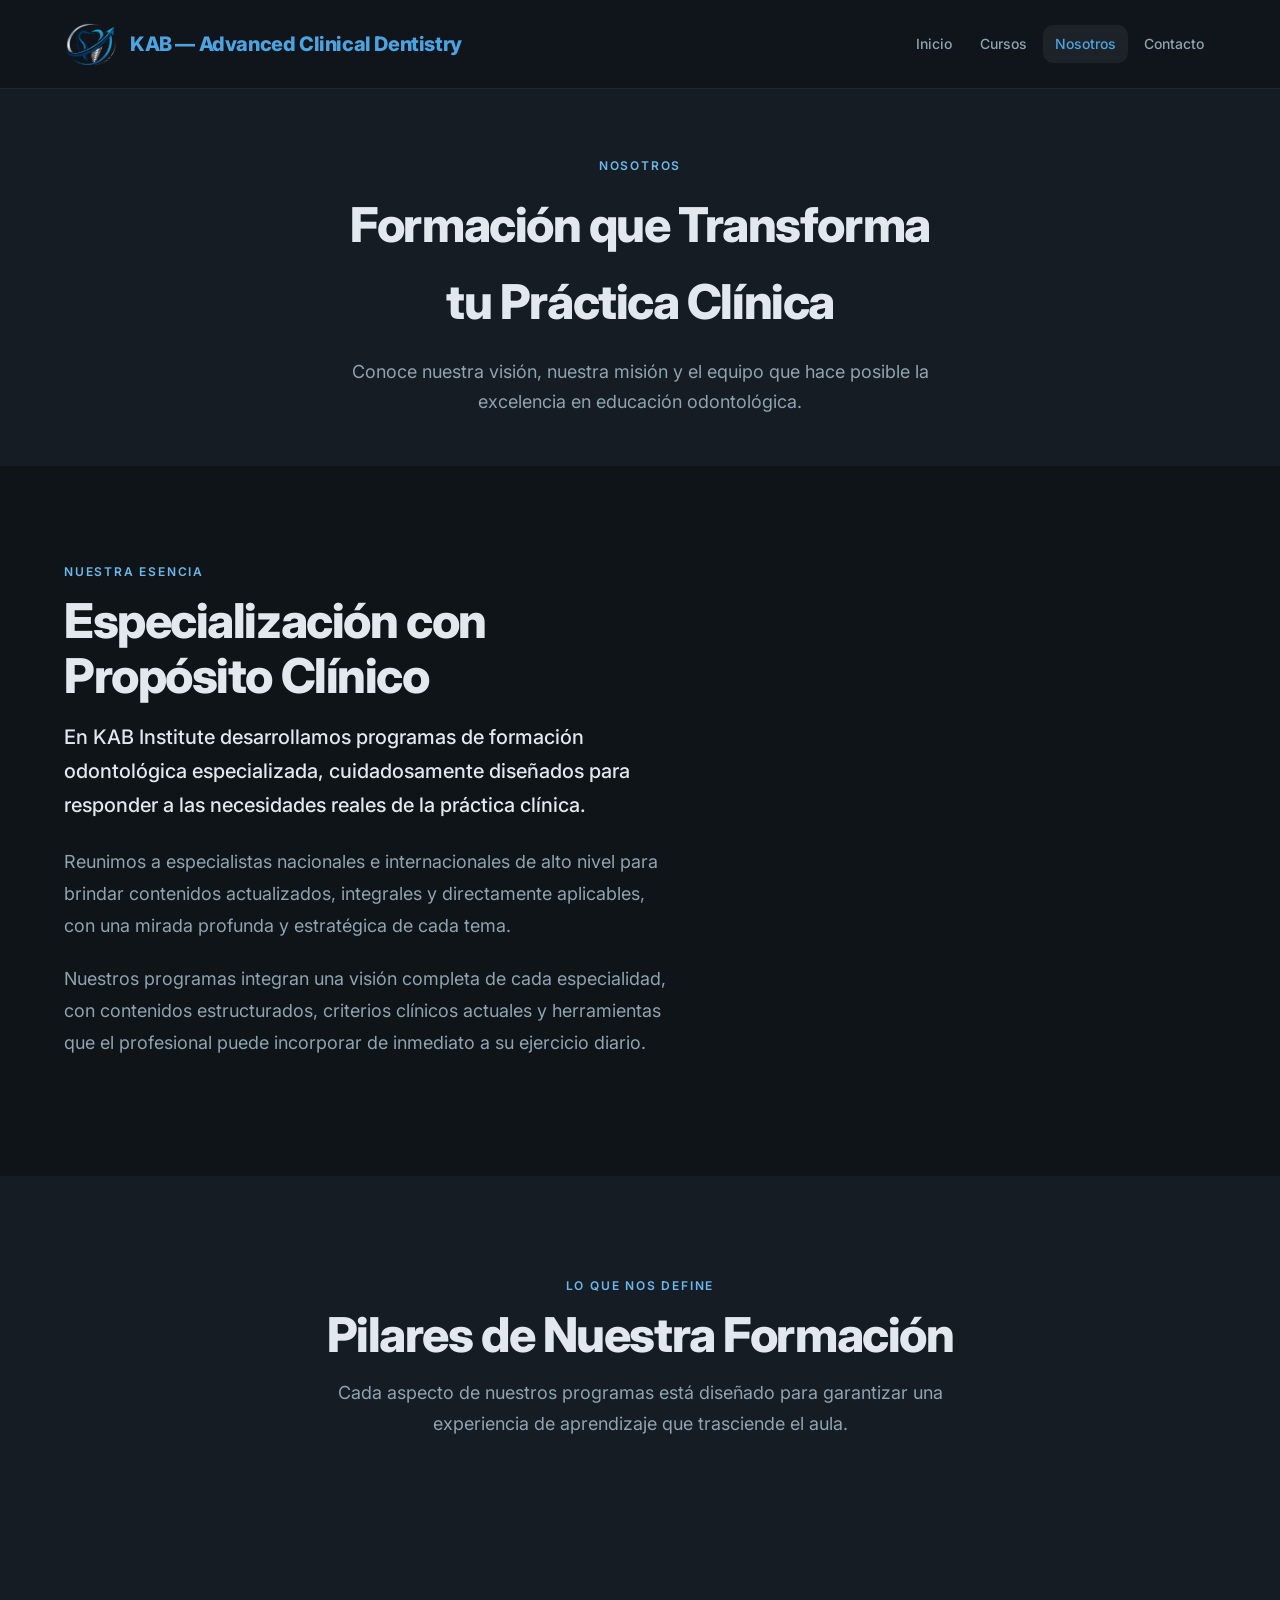
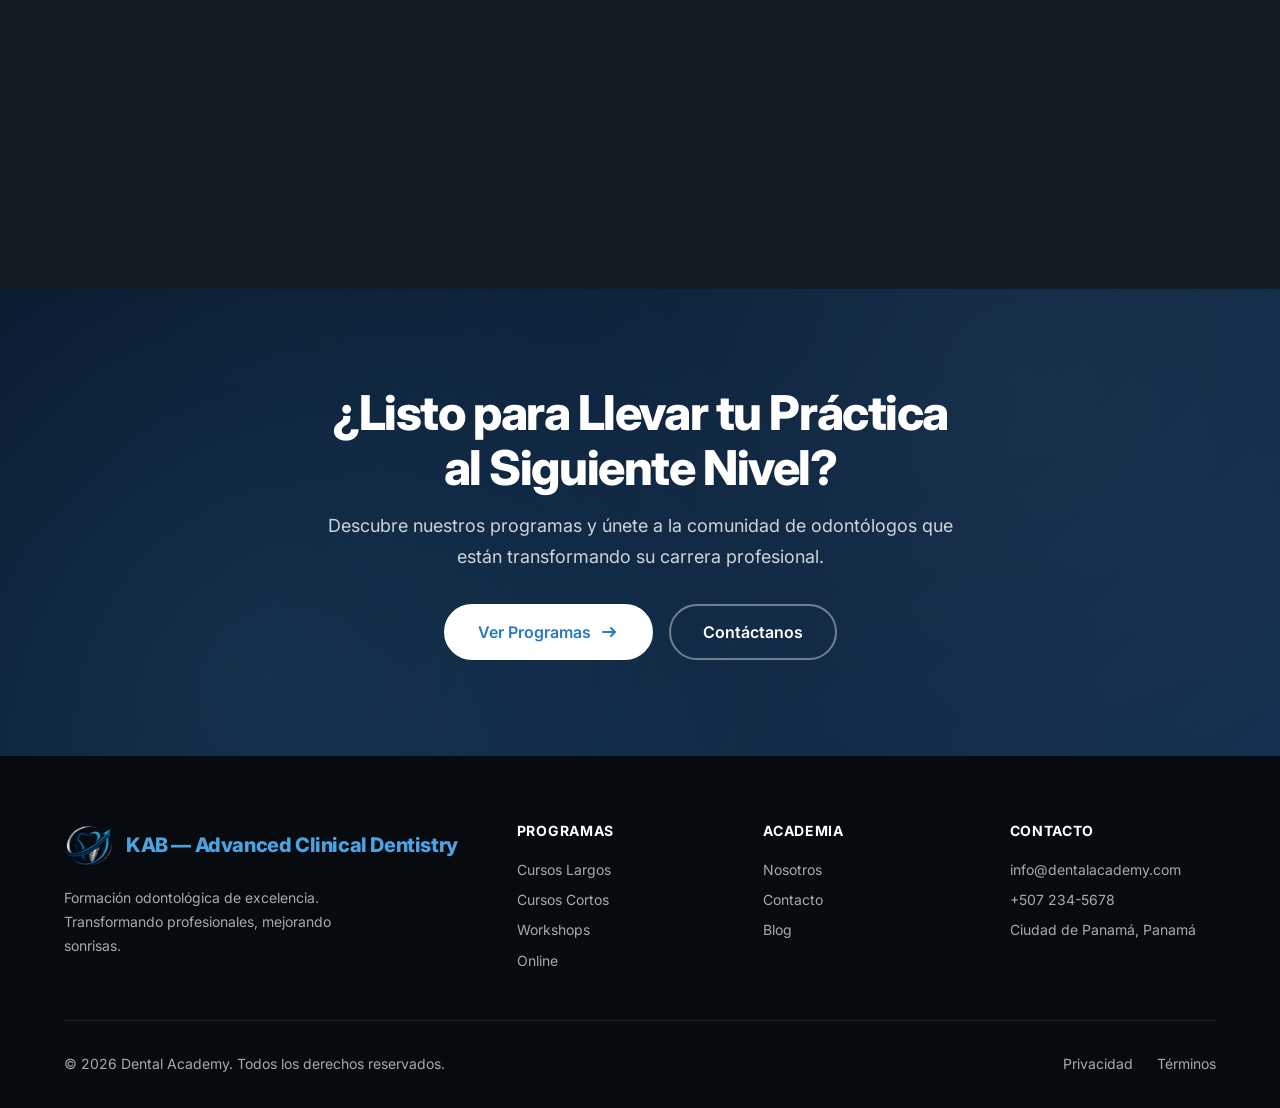
<file: templates/about.html>
<!DOCTYPE html>
<html lang="es" data-theme="dark">
<head>
    <meta charset="UTF-8">
    <meta name="viewport" content="width=device-width, initial-scale=1.0">
    <title>Nosotros — KAB Advanced Clinical Dentistry</title>
    <link rel="stylesheet" href="/static/css/style.css">
    <link rel="preconnect" href="https://fonts.googleapis.com">
    <link rel="preconnect" href="https://fonts.gstatic.com" crossorigin>
    <link href="https://fonts.googleapis.com/css2?family=Inter:wght@300;400;500;600;700;800;900&display=swap" rel="stylesheet">
</head>
<body>
    <a href="#main-content" class="skip-link">Saltar al contenido</a>

    <header class="header" id="header">
        <nav class="nav container">
            <a href="/" class="nav__logo" aria-label="Dental Academy - Inicio">
                <img src="/static/images/logo.png" alt="KAB" class="nav__logo-img">
                <span class="nav__logo-text">KAB — Advanced Clinical Dentistry</span>
            </a>
            <button class="nav__toggle" aria-label="Abrir menú" aria-expanded="false" id="nav-toggle">
                <span></span><span></span><span></span>
            </button>
            <ul class="nav__menu" id="nav-menu" role="menubar">
                <li role="none"><a href="/" role="menuitem" class="nav__link">Inicio</a></li>
                <li role="none"><a href="/courses" role="menuitem" class="nav__link">Cursos</a></li>
                <li role="none"><a href="/about" role="menuitem" class="nav__link nav__link--active">Nosotros</a></li>
                <li role="none"><a href="/contact" role="menuitem" class="nav__link">Contacto</a></li>
            </ul>
        </nav>
    </header>

    <main id="main-content">
        <section class="page-hero" aria-labelledby="about-hero-title">
            <div class="container">
                <span class="section-tag">Nosotros</span>
                <h1 id="about-hero-title" class="page-hero__title">Formación que Transforma<br>tu Práctica Clínica</h1>
                <p class="page-hero__desc">Conoce nuestra visión, nuestra misión y el equipo que hace posible la excelencia en educación odontológica.</p>
            </div>
        </section>

        <section class="about-page__mission" aria-labelledby="mission-title">
            <div class="container">
                <div class="about-page__mission-grid">
                    <div class="about-page__mission-content">
                        <span class="section-tag">Nuestra Esencia</span>
                        <h2 id="mission-title" class="section-title">Especialización con<br>Propósito Clínico</h2>
                        <p class="about-page__lead-text">En KAB Institute desarrollamos programas de formación odontológica especializada, cuidadosamente diseñados para responder a las necesidades reales de la práctica clínica.</p>
                        <p class="about-page__body-text">Reunimos a especialistas nacionales e internacionales de alto nivel para brindar contenidos actualizados, integrales y directamente aplicables, con una mirada profunda y estratégica de cada tema.</p>
                        <p class="about-page__body-text">Nuestros programas integran una visión completa de cada especialidad, con contenidos estructurados, criterios clínicos actuales y herramientas que el profesional puede incorporar de inmediato a su ejercicio diario.</p>
                    </div>
                    <div class="about-page__mission-visual">
                        <div class="about-page__value-card about-page__value-card--1 fade-in">
                            <div class="about-page__value-icon" aria-hidden="true">
                                <svg width="28" height="28" viewBox="0 0 24 24" fill="none"><path d="M12 2l3 7h7l-5.5 4 2 7L12 16l-6.5 4 2-7L2 9h7l3-7z" stroke="currentColor" stroke-width="2"/></svg>
                            </div>
                            <div>
                                <h3 class="about-page__value-title">Excelencia Clínica</h3>
                                <p class="about-page__value-desc">Cada programa está diseñado desde y para la práctica, con rigor académico y relevancia clínica.</p>
                            </div>
                        </div>
                        <div class="about-page__value-card about-page__value-card--2 fade-in">
                            <div class="about-page__value-icon" aria-hidden="true">
                                <svg width="28" height="28" viewBox="0 0 24 24" fill="none"><path d="M17 21v-2a4 4 0 0 0-4-4H5a4 4 0 0 0-4 4v2" stroke="currentColor" stroke-width="2"/><circle cx="9" cy="7" r="4" stroke="currentColor" stroke-width="2"/><path d="M23 21v-2a4 4 0 0 0-3-3.87M16 3.13a4 4 0 0 1 0 7.75" stroke="currentColor" stroke-width="2"/></svg>
                            </div>
                            <div>
                                <h3 class="about-page__value-title">Faculty de Alto Nivel</h3>
                                <p class="about-page__value-desc">Especialistas reconocidos nacional e internacionalmente que comparten su experiencia real.</p>
                            </div>
                        </div>
                        <div class="about-page__value-card about-page__value-card--3 fade-in">
                            <div class="about-page__value-icon" aria-hidden="true">
                                <svg width="28" height="28" viewBox="0 0 24 24" fill="none"><rect x="3" y="3" width="18" height="18" rx="3" stroke="currentColor" stroke-width="2"/><path d="M9 12l2 2 4-4" stroke="currentColor" stroke-width="2" stroke-linecap="round" stroke-linejoin="round"/></svg>
                            </div>
                            <div>
                                <h3 class="about-page__value-title">Aplicación Inmediata</h3>
                                <p class="about-page__value-desc">Contenidos y herramientas aplicables desde el primer día a tu práctica diaria.</p>
                            </div>
                        </div>
                        <div class="about-page__value-card about-page__value-card--4 fade-in">
                            <div class="about-page__value-icon" aria-hidden="true">
                                <svg width="28" height="28" viewBox="0 0 24 24" fill="none"><path d="M2 3h6a4 4 0 0 1 4 4v14a3 3 0 0 0-3-3H2z" stroke="currentColor" stroke-width="2"/><path d="M22 3h-6a4 4 0 0 0-4 4v14a3 3 0 0 1 3-3h7z" stroke="currentColor" stroke-width="2"/></svg>
                            </div>
                            <div>
                                <h3 class="about-page__value-title">Visión Integral</h3>
                                <p class="about-page__value-desc">Abordamos cada tema de forma profunda y estratégica, conectando teoría, técnica y criterio clínico.</p>
                            </div>
                        </div>
                    </div>
                </div>
            </div>
        </section>

        <section class="about-page__pillars" aria-labelledby="pillars-title">
            <div class="container">
                <div class="section-header">
                    <span class="section-tag">Lo que Nos Define</span>
                    <h2 id="pillars-title" class="section-title">Pilares de Nuestra Formación</h2>
                    <p class="section-desc">Cada aspecto de nuestros programas está diseñado para garantizar una experiencia de aprendizaje que trasciende el aula.</p>
                </div>
                <div class="about-page__pillars-grid">
                    <article class="about-page__pillar fade-in">
                        <div class="about-page__pillar-icon" aria-hidden="true">
                            <svg width="32" height="32" viewBox="0 0 24 24" fill="none"><path d="M12 2l3 7h7l-5.5 4 2 7L12 16l-6.5 4 2-7L2 9h7l3-7z" stroke="currentColor" stroke-width="2"/></svg>
                        </div>
                        <h3 class="about-page__pillar-title">Certificación Internacional</h3>
                        <p class="about-page__pillar-desc">Programas avalados por instituciones académicas de prestigio global, con validez y reconocimiento institucional.</p>
                    </article>
                    <article class="about-page__pillar fade-in">
                        <div class="about-page__pillar-icon" aria-hidden="true">
                            <svg width="32" height="32" viewBox="0 0 24 24" fill="none"><path d="M22 11.08V12a10 10 0 1 1-5.93-9.14" stroke="currentColor" stroke-width="2"/><path d="M22 4 12 14.01l-3-3" stroke="currentColor" stroke-width="2" stroke-linecap="round" stroke-linejoin="round"/></svg>
                        </div>
                        <h3 class="about-page__pillar-title">Práctica en Clínica Real</h3>
                        <p class="about-page__pillar-desc">Horas de práctica supervisada con pacientes reales en entornos clínicos equipados con tecnología de vanguardia.</p>
                    </article>
                    <article class="about-page__pillar fade-in">
                        <div class="about-page__pillar-icon" aria-hidden="true">
                            <svg width="32" height="32" viewBox="0 0 24 24" fill="none"><path d="M17 21v-2a4 4 0 0 0-4-4H5a4 4 0 0 0-4 4v2" stroke="currentColor" stroke-width="2"/><circle cx="9" cy="7" r="4" stroke="currentColor" stroke-width="2"/><path d="M23 21v-2a4 4 0 0 0-3-3.87M16 3.13a4 4 0 0 1 0 7.75" stroke="currentColor" stroke-width="2"/></svg>
                        </div>
                        <h3 class="about-page__pillar-title">Comunidad de Especialistas</h3>
                        <p class="about-page__pillar-desc">Una red activa de egresados y colegas que comparten conocimiento, casos y soporte continuo.</p>
                    </article>
                    <article class="about-page__pillar fade-in">
                        <div class="about-page__pillar-icon" aria-hidden="true">
                            <svg width="32" height="32" viewBox="0 0 24 24" fill="none"><circle cx="12" cy="12" r="10" stroke="currentColor" stroke-width="2"/><path d="M12 6v6l4 2" stroke="currentColor" stroke-width="2" stroke-linecap="round"/></svg>
                        </div>
                        <h3 class="about-page__pillar-title">Actualización Permanente</h3>
                        <p class="about-page__pillar-desc">Contenidos revisados y actualizados con los más recientes avances y evidencia científica en cada especialidad.</p>
                    </article>
                </div>
            </div>
        </section>

        <section class="cta-section" aria-labelledby="cta-title">
            <div class="container">
                <div class="cta-section__content">
                    <h2 id="cta-title" class="cta-section__title">¿Listo para Llevar tu Práctica<br>al Siguiente Nivel?</h2>
                    <p class="cta-section__desc">Descubre nuestros programas y únete a la comunidad de odontólogos que están transformando su carrera profesional.</p>
                    <div class="cta-section__actions">
                        <a href="/courses" class="btn btn--white btn--lg">
                            Ver Programas
                            <svg width="20" height="20" viewBox="0 0 20 20" fill="none" aria-hidden="true"><path d="M4 10h12m-4-4l4 4-4 4" stroke="currentColor" stroke-width="2" stroke-linecap="round" stroke-linejoin="round"/></svg>
                        </a>
                        <a href="/contact" class="btn btn--outline-white btn--lg">Contáctanos</a>
                    </div>
                </div>
            </div>
        </section>
    </main>

    <footer class="footer">
        <div class="container">
            <div class="footer__grid">
                <div class="footer__brand">
                    <a href="/" class="nav__logo" aria-label="Dental Academy - Inicio">
                        <img src="/static/images/logo.png" alt="KAB" class="nav__logo-img">
                        <span class="nav__logo-text">KAB — Advanced Clinical Dentistry</span>
                    </a>
                    <p class="footer__brand-desc">Formación odontológica de excelencia. Transformando profesionales, mejorando sonrisas.</p>
                </div>
                <div class="footer__links">
                    <h3 class="footer__heading">Programas</h3>
                    <ul class="footer__list">
                        <li><a href="/courses">Cursos Largos</a></li>
                        <li><a href="/courses">Cursos Cortos</a></li>
                        <li><a href="/courses">Workshops</a></li>
                        <li><a href="/courses">Online</a></li>
                    </ul>
                </div>
                <div class="footer__links">
                    <h3 class="footer__heading">Academia</h3>
                    <ul class="footer__list">
                        <li><a href="/about">Nosotros</a></li>
                        <li><a href="/contact">Contacto</a></li>
                        <li><a href="/">Blog</a></li>
                    </ul>
                </div>
                <div class="footer__links">
                    <h3 class="footer__heading">Contacto</h3>
                    <ul class="footer__list">
                        <li>info@dentalacademy.com</li>
                        <li>+507 234-5678</li>
                        <li>Ciudad de Panamá, Panamá</li>
                    </ul>
                </div>
            </div>
            <div class="footer__bottom">
                <p>&copy; 2026 Dental Academy. Todos los derechos reservados.</p>
                <div class="footer__bottom-links">
                    <a href="#">Privacidad</a>
                    <a href="#">Términos</a>
                </div>
            </div>
        </div>
    </footer>

    <script src="/static/js/main.js"></script>
</body>
</html>
</file>
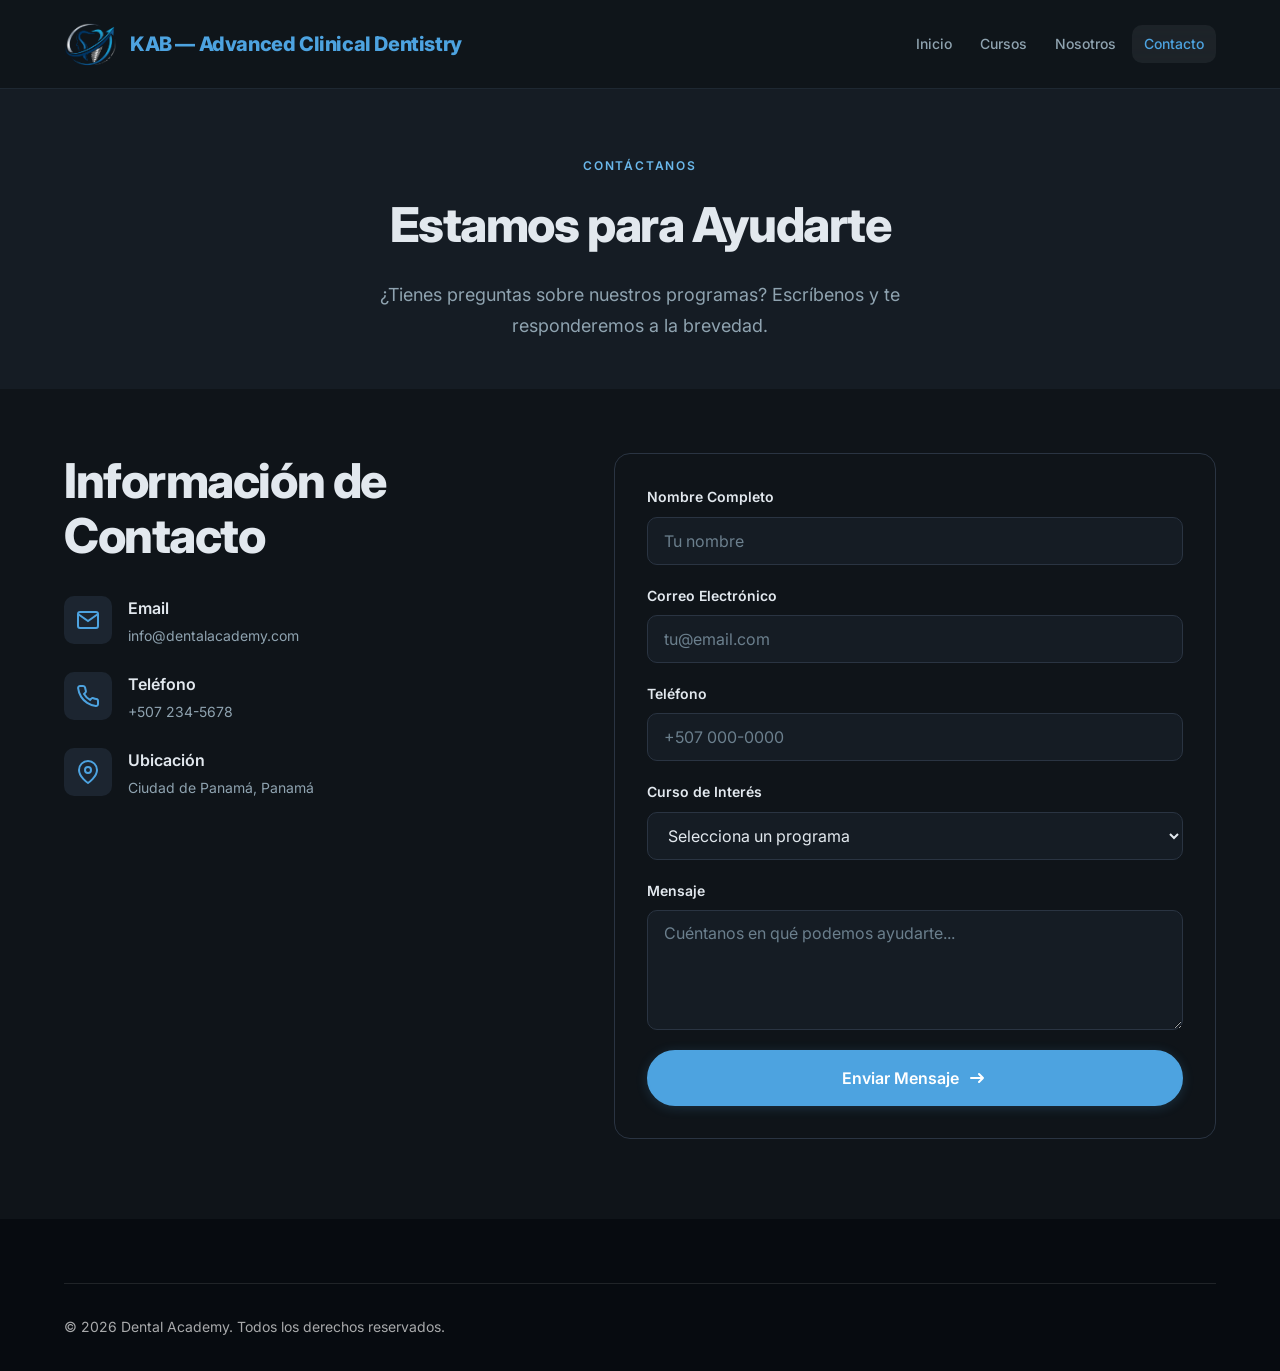
<file: templates/contact.html>
<!DOCTYPE html>
<html lang="es" data-theme="dark">
<head>
    <meta charset="UTF-8">
    <meta name="viewport" content="width=device-width, initial-scale=1.0">
    <title>Contacto — Dental Academy</title>
    <link rel="stylesheet" href="/static/css/style.css">
    <link rel="preconnect" href="https://fonts.googleapis.com">
    <link rel="preconnect" href="https://fonts.gstatic.com" crossorigin>
    <link href="https://fonts.googleapis.com/css2?family=Inter:wght@300;400;500;600;700;800;900&display=swap" rel="stylesheet">
</head>
<body>
    <a href="#main-content" class="skip-link">Saltar al contenido</a>

    <header class="header" id="header">
        <nav class="nav container">
            <a href="/" class="nav__logo" aria-label="Dental Academy - Inicio">
                <img src="/static/images/logo.png" alt="KAB" class="nav__logo-img">
                <span class="nav__logo-text">KAB — Advanced Clinical Dentistry</span>
            </a>
            <button class="nav__toggle" aria-label="Abrir menú" aria-expanded="false" id="nav-toggle">
                <span></span><span></span><span></span>
            </button>
            <ul class="nav__menu" id="nav-menu" role="menubar">
                <li role="none"><a href="/" role="menuitem" class="nav__link">Inicio</a></li>
                <li role="none"><a href="/courses" role="menuitem" class="nav__link">Cursos</a></li>
                <li role="none"><a href="/about" role="menuitem" class="nav__link">Nosotros</a></li>
                <li role="none"><a href="/contact" role="menuitem" class="nav__link nav__link--active">Contacto</a></li>
            </ul>
        </nav>
    </header>

    <main id="main-content">
        <section class="page-hero">
            <div class="container">
                <span class="section-tag">Contáctanos</span>
                <h1 class="page-hero__title">Estamos para Ayudarte</h1>
                <p class="page-hero__desc">¿Tienes preguntas sobre nuestros programas? Escríbenos y te responderemos a la brevedad.</p>
            </div>
        </section>

        <section class="contact-section" aria-labelledby="contact-title">
            <div class="container">
                <div class="contact__grid">
                    <div class="contact__info">
                        <h2 id="contact-title" class="section-title">Información de Contacto</h2>
                        <div class="contact__info-items">
                            <div class="contact__info-item">
                                <div class="contact__info-icon" aria-hidden="true">
                                    <svg width="24" height="24" viewBox="0 0 24 24" fill="none"><path d="M4 4h16c1.1 0 2 .9 2 2v12c0 1.1-.9 2-2 2H4c-1.1 0-2-.9-2-2V6c0-1.1.9-2 2-2z" stroke="currentColor" stroke-width="2"/><path d="M22 6l-10 7L2 6" stroke="currentColor" stroke-width="2"/></svg>
                                </div>
                                <div>
                                    <h3>Email</h3>
                                    <p>info@dentalacademy.com</p>
                                </div>
                            </div>
                            <div class="contact__info-item">
                                <div class="contact__info-icon" aria-hidden="true">
                                    <svg width="24" height="24" viewBox="0 0 24 24" fill="none"><path d="M22 16.92v3a2 2 0 0 1-2.18 2 19.79 19.79 0 0 1-8.63-3.07 19.5 19.5 0 0 1-6-6A19.79 19.79 0 0 1 2.12 4.18 2 2 0 0 1 4.11 2h3a2 2 0 0 1 2 1.72c.127.96.361 1.903.7 2.81a2 2 0 0 1-.45 2.11L8.09 9.91a16 16 0 0 0 6 6l1.27-1.27a2 2 0 0 1 2.11-.45c.907.339 1.85.573 2.81.7A2 2 0 0 1 22 16.92z" stroke="currentColor" stroke-width="2"/></svg>
                                </div>
                                <div>
                                    <h3>Teléfono</h3>
                                    <p>+507 234-5678</p>
                                </div>
                            </div>
                            <div class="contact__info-item">
                                <div class="contact__info-icon" aria-hidden="true">
                                    <svg width="24" height="24" viewBox="0 0 24 24" fill="none"><path d="M21 10c0 7-9 13-9 13s-9-6-9-13a9 9 0 0 1 18 0z" stroke="currentColor" stroke-width="2"/><circle cx="12" cy="10" r="3" stroke="currentColor" stroke-width="2"/></svg>
                                </div>
                                <div>
                                    <h3>Ubicación</h3>
                                    <p>Ciudad de Panamá, Panamá</p>
                                </div>
                            </div>
                        </div>
                    </div>
                    <form class="contact__form" id="contact-form" aria-label="Formulario de contacto">
                        <div class="form-group">
                            <label for="name" class="form-label">Nombre Completo</label>
                            <input type="text" id="name" name="name" class="form-input" required autocomplete="name" placeholder="Tu nombre">
                        </div>
                        <div class="form-group">
                            <label for="email" class="form-label">Correo Electrónico</label>
                            <input type="email" id="email" name="email" class="form-input" required autocomplete="email" placeholder="tu@email.com">
                        </div>
                        <div class="form-group">
                            <label for="phone" class="form-label">Teléfono</label>
                            <input type="tel" id="phone" name="phone" class="form-input" autocomplete="tel" placeholder="+507 000-0000">
                        </div>
                        <div class="form-group">
                            <label for="course-interest" class="form-label">Curso de Interés</label>
                            <select id="course-interest" name="course_interest" class="form-input">
                                <option value="">Selecciona un programa</option>
                                <option value="implantologia-avanzada">Implantología Avanzada</option>
                                <option value="endodoncia-microscopica">Endodoncia Microscópica</option>
                                <option value="ortodoncia-invisible">Ortodoncia Invisible</option>
                                <option value="fotografia-dental">Fotografía Clínica Dental</option>
                                <option value="blanqueamiento-avanzado">Blanqueamiento Avanzado</option>
                                <option value="emergencias-dentales">Emergencias Dentales</option>
                                <option value="carillas-ceramicas">Carillas Cerámicas</option>
                                <option value="periodoncia-avanzada">Periodoncia Quirúrgica</option>
                            </select>
                        </div>
                        <div class="form-group">
                            <label for="message" class="form-label">Mensaje</label>
                            <textarea id="message" name="message" class="form-input form-textarea" rows="4" placeholder="Cuéntanos en qué podemos ayudarte..."></textarea>
                        </div>
                        <button type="submit" class="btn btn--primary btn--lg btn--block">
                            Enviar Mensaje
                            <svg width="20" height="20" viewBox="0 0 20 20" fill="none" aria-hidden="true"><path d="M4 10h12m-4-4l4 4-4 4" stroke="currentColor" stroke-width="2" stroke-linecap="round" stroke-linejoin="round"/></svg>
                        </button>
                    </form>
                </div>
            </div>
        </section>
    </main>

    <footer class="footer">
        <div class="container">
            <div class="footer__bottom">
                <p>&copy; 2026 Dental Academy. Todos los derechos reservados.</p>
            </div>
        </div>
    </footer>

    <script src="/static/js/main.js"></script>
</body>
</html>
</file>
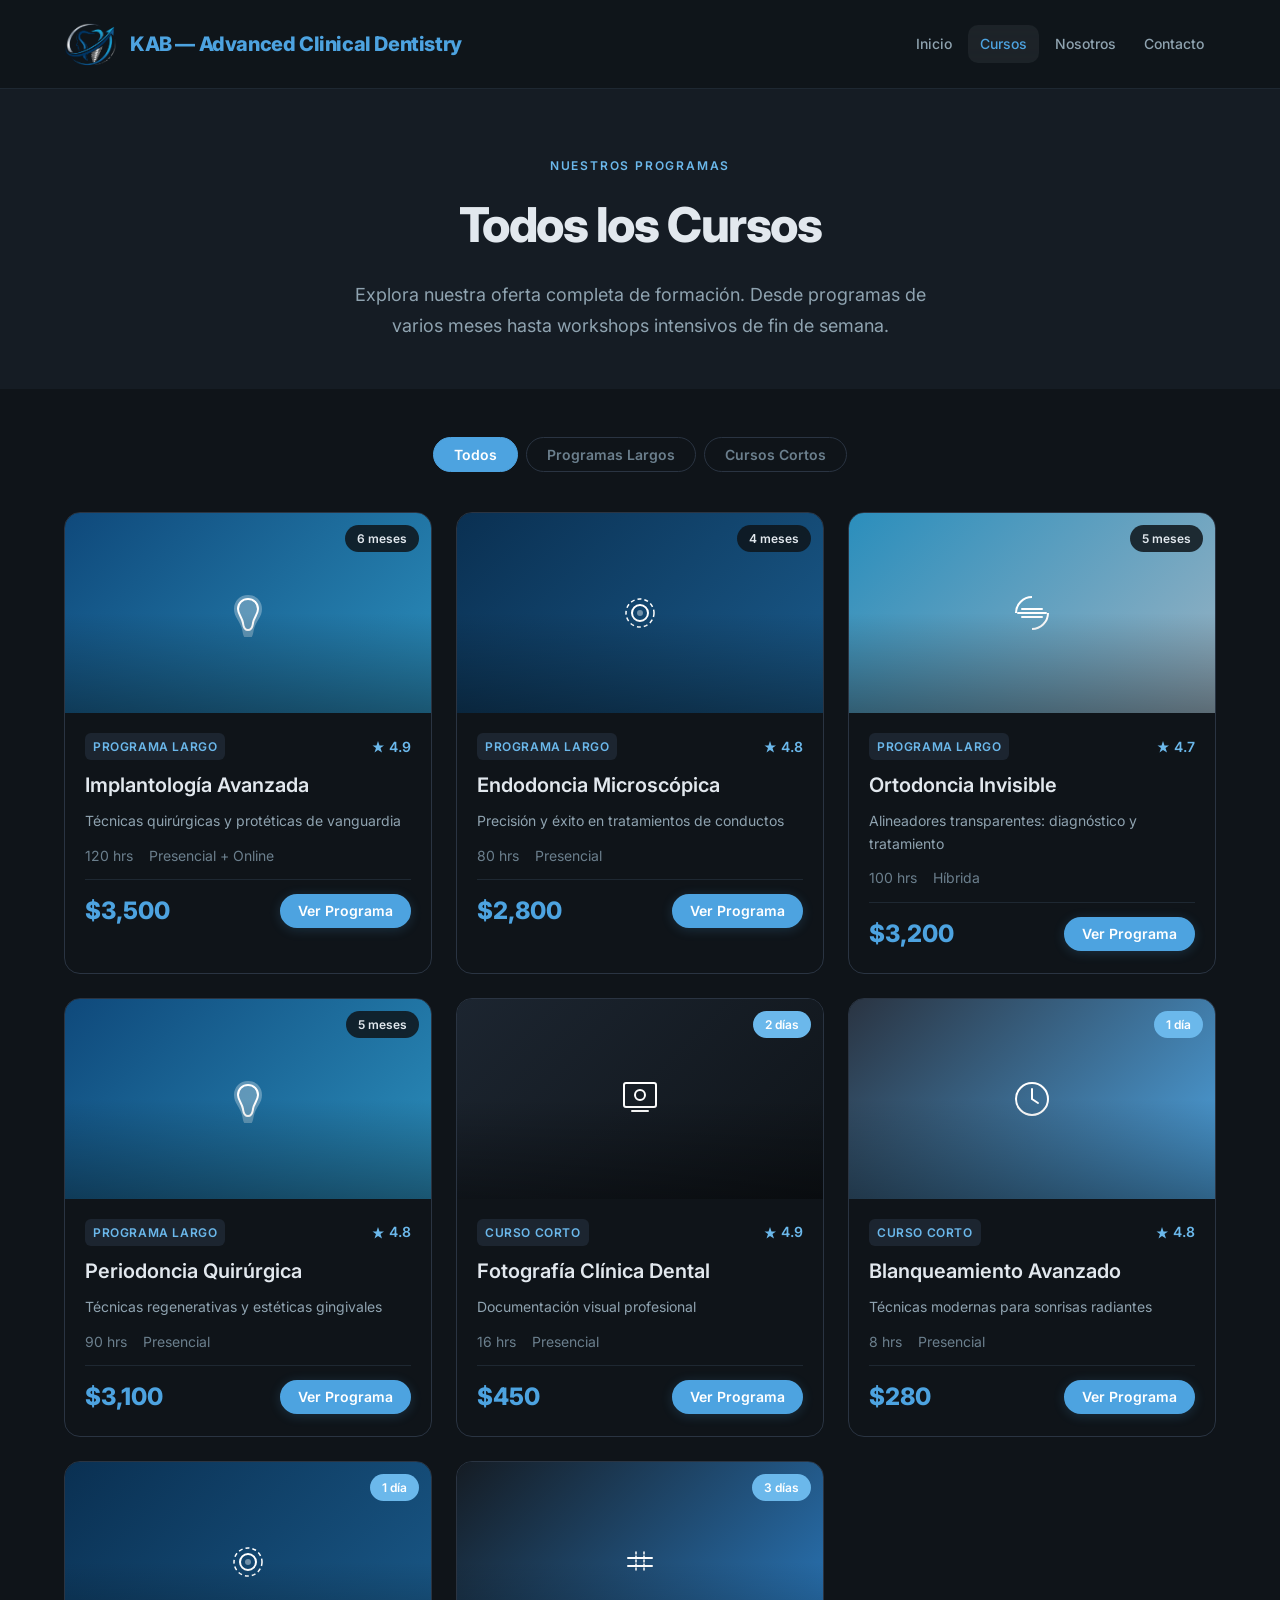
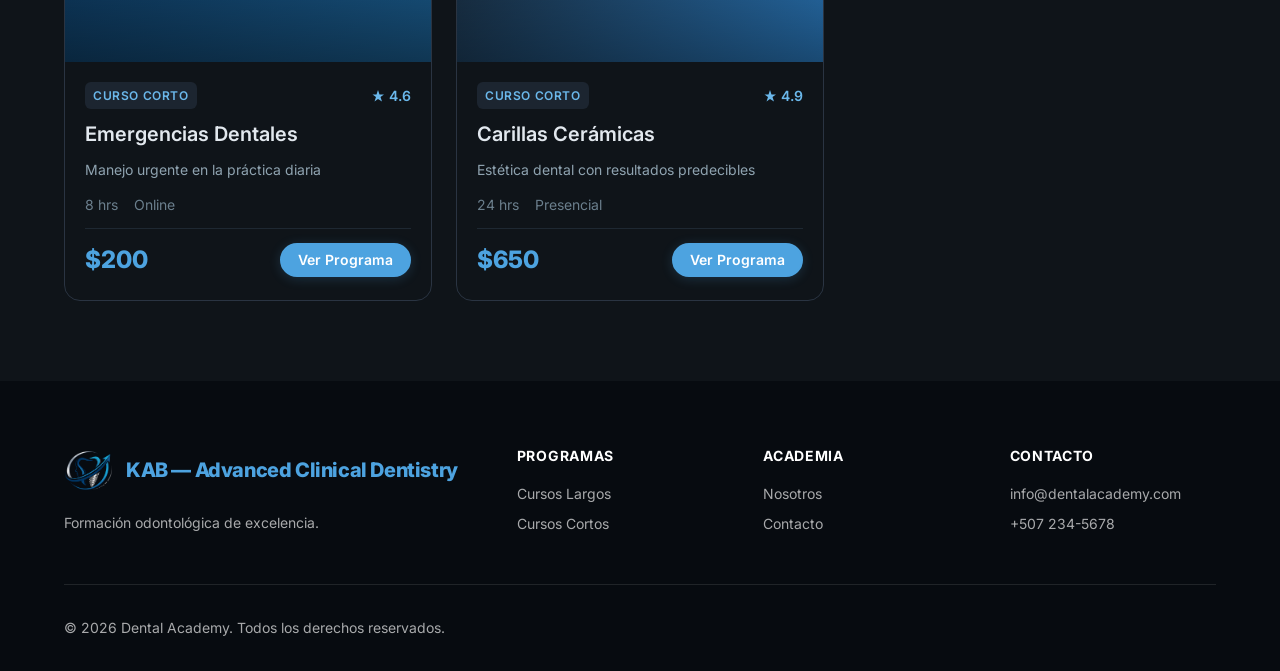
<file: templates/courses.html>
<!DOCTYPE html>
<html lang="es" data-theme="dark">
<head>
    <meta charset="UTF-8">
    <meta name="viewport" content="width=device-width, initial-scale=1.0">
    <title>Cursos — Dental Academy</title>
    <link rel="stylesheet" href="/static/css/style.css">
    <link rel="preconnect" href="https://fonts.googleapis.com">
    <link rel="preconnect" href="https://fonts.gstatic.com" crossorigin>
    <link href="https://fonts.googleapis.com/css2?family=Inter:wght@300;400;500;600;700;800;900&display=swap" rel="stylesheet">
</head>
<body>
    <a href="#main-content" class="skip-link">Saltar al contenido</a>

    <header class="header" id="header">
        <nav class="nav container">
            <a href="/" class="nav__logo" aria-label="Dental Academy - Inicio">
                <img src="/static/images/logo.png" alt="KAB" class="nav__logo-img">
                <span class="nav__logo-text">KAB — Advanced Clinical Dentistry</span>
            </a>
            <button class="nav__toggle" aria-label="Abrir menú" aria-expanded="false" id="nav-toggle">
                <span></span><span></span><span></span>
            </button>
            <ul class="nav__menu" id="nav-menu" role="menubar">
                <li role="none"><a href="/" role="menuitem" class="nav__link">Inicio</a></li>
                <li role="none"><a href="/courses" role="menuitem" class="nav__link nav__link--active">Cursos</a></li>
                <li role="none"><a href="/about" role="menuitem" class="nav__link">Nosotros</a></li>
                <li role="none"><a href="/contact" role="menuitem" class="nav__link">Contacto</a></li>
            </ul>
        </nav>
    </header>

    <main id="main-content">
        <section class="page-hero">
            <div class="container">
                <span class="section-tag">Nuestros Programas</span>
                <h1 class="page-hero__title">Todos los Cursos</h1>
                <p class="page-hero__desc">Explora nuestra oferta completa de formación. Desde programas de varios meses hasta workshops intensivos de fin de semana.</p>
            </div>
        </section>

        <section class="courses-page" aria-labelledby="courses-title">
            <div class="container">
                <div class="courses-filter">
                    <div class="courses-tabs" role="tablist" aria-label="Filtrar cursos">
                        <button class="courses-tabs__btn courses-tabs__btn--active" role="tab" aria-selected="true" data-filter="all">Todos</button>
                        <button class="courses-tabs__btn" role="tab" aria-selected="false" data-filter="long">Programas Largos</button>
                        <button class="courses-tabs__btn" role="tab" aria-selected="false" data-filter="short">Cursos Cortos</button>
                    </div>
                </div>

                <h2 id="courses-title" class="sr-only">Lista de cursos</h2>
                <div class="courses-grid courses-grid--full" id="courses-grid">
                </div>
            </div>
        </section>
    </main>

    <footer class="footer">
        <div class="container">
            <div class="footer__grid">
                <div class="footer__brand">
                    <a href="/" class="nav__logo" aria-label="Dental Academy - Inicio">
                        <img src="/static/images/logo.png" alt="KAB" class="nav__logo-img">
                        <span class="nav__logo-text">KAB — Advanced Clinical Dentistry</span>
                    </a>
                    <p class="footer__brand-desc">Formación odontológica de excelencia.</p>
                </div>
                <div class="footer__links">
                    <h3 class="footer__heading">Programas</h3>
                    <ul class="footer__list">
                        <li><a href="/courses">Cursos Largos</a></li>
                        <li><a href="/courses">Cursos Cortos</a></li>
                    </ul>
                </div>
                <div class="footer__links">
                    <h3 class="footer__heading">Academia</h3>
                    <ul class="footer__list">
                        <li><a href="/about">Nosotros</a></li>
                        <li><a href="/contact">Contacto</a></li>
                    </ul>
                </div>
                <div class="footer__links">
                    <h3 class="footer__heading">Contacto</h3>
                    <ul class="footer__list">
                        <li>info@dentalacademy.com</li>
                        <li>+507 234-5678</li>
                    </ul>
                </div>
            </div>
            <div class="footer__bottom">
                <p>&copy; 2026 Dental Academy. Todos los derechos reservados.</p>
            </div>
        </div>
    </footer>

    <script src="/static/js/courses.js"></script>
    <script src="/static/js/main.js"></script>
</body>
</html>
</file>
<file: static/css/style.css>
:root {
    --color-primary: #4da3e0;
    --color-primary-light: #6bb8eb;
    --color-primary-dark: #2a7abf;
    --color-secondary: #8fa3b0;
    --color-accent: #6bb8eb;
    --color-accent-light: #7ec0ef;
    --color-surface: #0f1419;
    --color-surface-alt: #151c24;
    --color-surface-muted: #1c2530;
    --color-on-surface: #e2e8ee;
    --color-on-surface-secondary: #8fa3b0;
    --color-on-surface-muted: #6b7f8d;
    --color-border: #2a3442;
    --color-border-light: #1e2832;
    --color-success: #4caf50;
    --color-error: #ef5350;

    --font-body: 'Inter', system-ui, -apple-system, sans-serif;

    --text-xs: 0.75rem;
    --text-sm: 0.875rem;
    --text-base: 1rem;
    --text-lg: 1.125rem;
    --text-xl: 1.25rem;
    --text-2xl: 1.5rem;
    --text-3xl: 1.875rem;
    --text-4xl: 2.25rem;
    --text-5xl: 3rem;
    --text-6xl: 3.75rem;

    --spacing-1: 0.25rem;
    --spacing-2: 0.5rem;
    --spacing-3: 0.75rem;
    --spacing-4: 1rem;
    --spacing-5: 1.25rem;
    --spacing-6: 1.5rem;
    --spacing-8: 2rem;
    --spacing-10: 2.5rem;
    --spacing-12: 3rem;
    --spacing-16: 4rem;
    --spacing-20: 5rem;
    --spacing-24: 6rem;

    --radius-sm: 6px;
    --radius-md: 10px;
    --radius-lg: 16px;
    --radius-xl: 24px;
    --radius-full: 9999px;

    --shadow-sm: 0 1px 2px rgba(0, 0, 0, 0.3);
    --shadow-md: 0 4px 6px -1px rgba(0, 0, 0, 0.4), 0 2px 4px -2px rgba(0, 0, 0, 0.3);
    --shadow-lg: 0 10px 25px -5px rgba(0, 0, 0, 0.5), 0 8px 10px -6px rgba(0, 0, 0, 0.4);
    --shadow-xl: 0 20px 50px -12px rgba(0, 0, 0, 0.6);

    --transition-fast: 150ms ease;
    --transition-base: 250ms ease;
    --transition-slow: 400ms ease;

    --header-height: 88px;
}

*,
*::before,
*::after {
    box-sizing: border-box;
    margin: 0;
    padding: 0;
}

html {
    scroll-behavior: smooth;
    -webkit-text-size-adjust: 100%;
}

body {
    font-family: var(--font-body);
    font-size: var(--text-base);
    line-height: 1.6;
    color: var(--color-on-surface);
    background-color: var(--color-surface);
    -webkit-font-smoothing: antialiased;
    -moz-osx-font-smoothing: grayscale;
}

::selection {
    background: rgba(77, 163, 224, 0.25);
    color: inherit;
}

.form-input:focus {
    outline: none;
    border-color: var(--color-primary);
    box-shadow: 0 0 0 3px rgba(77, 163, 224, 0.15);
}

img {
    max-width: 100%;
    height: auto;
    display: block;
}

a {
    color: inherit;
    text-decoration: none;
}

ul, ol {
    list-style: none;
}

button {
    cursor: pointer;
    border: none;
    background: none;
    font-family: inherit;
    font-size: inherit;
}

.sr-only {
    position: absolute;
    width: 1px;
    height: 1px;
    padding: 0;
    margin: -1px;
    overflow: hidden;
    clip: rect(0, 0, 0, 0);
    white-space: nowrap;
    border-width: 0;
}

.skip-link {
    position: absolute;
    top: -100%;
    left: var(--spacing-4);
    z-index: 10000;
    background: var(--color-primary);
    color: #fff;
    padding: var(--spacing-2) var(--spacing-4);
    border-radius: var(--radius-sm);
    font-weight: 600;
}

.skip-link:focus {
    top: var(--spacing-4);
}

.container {
    width: 100%;
    max-width: 1200px;
    margin: 0 auto;
    padding: 0 var(--spacing-6);
}

@media (min-width: 768px) {
    .container {
        padding: 0 var(--spacing-8);
    }
}

@media (min-width: 1024px) {
    .container {
        padding: 0 var(--spacing-6);
    }
}

.header {
    position: fixed;
    top: 0;
    left: 0;
    right: 0;
    z-index: 100;
    background: rgba(15, 20, 25, 0.85);
    backdrop-filter: blur(20px);
    -webkit-backdrop-filter: blur(20px);
    border-bottom: 1px solid var(--color-border-light);
    transition: background var(--transition-base), box-shadow var(--transition-base);
}

.header--scrolled {
    background: rgba(15, 20, 25, 0.97);
    box-shadow: 0 1px 0 var(--color-border);
}

.nav {
    display: flex;
    align-items: center;
    justify-content: space-between;
    height: var(--header-height);
}

.nav__logo {
    display: flex;
    align-items: center;
    gap: var(--spacing-3);
    transition: opacity var(--transition-fast);
}

.nav__logo:hover {
    opacity: 0.8;
}

.nav__logo-accent {
    color: var(--color-primary);
}

.nav__logo-icon {
    color: var(--color-primary);
    filter: drop-shadow(0 0 4px rgba(0, 0, 0, 0.1));
}

.nav__logo-img {
    height: 54px;
    width: auto;
    display: block;
}

.nav__logo-text {
    font-family: var(--font-body);
    font-size: var(--text-xl);
    font-weight: 800;
    letter-spacing: -0.02em;
    color: var(--color-primary);
    line-height: 1.2;
}

.footer__brand .nav__logo-text {
    font-size: var(--text-2xl);
}

.footer__brand .nav__logo-img {
    height: 50px;
}

.footer__brand .nav__logo-text {
    font-size: var(--text-xl);
}

.nav__toggle {
    display: flex;
    flex-direction: column;
    gap: 5px;
    width: 32px;
    padding: 4px 0;
    z-index: 110;
}

.nav__toggle span {
    display: block;
    height: 2px;
    background: var(--color-on-surface);
    border-radius: 2px;
    transition: transform var(--transition-base), opacity var(--transition-base);
}

.nav__toggle[aria-expanded="true"] span:nth-child(1) {
    transform: translateY(7px) rotate(45deg);
}

.nav__toggle[aria-expanded="true"] span:nth-child(2) {
    opacity: 0;
}

.nav__toggle[aria-expanded="true"] span:nth-child(3) {
    transform: translateY(-7px) rotate(-45deg);
}

.nav__menu {
    position: fixed;
    top: 0;
    right: -100%;
    width: min(320px, 85vw);
    height: 100vh;
    background: var(--color-surface);
    padding: calc(var(--header-height) + var(--spacing-8)) var(--spacing-8) var(--spacing-8);
    display: flex;
    flex-direction: column;
    gap: var(--spacing-2);
    transition: right var(--transition-slow);
    box-shadow: var(--shadow-xl);
    z-index: 105;
}

.nav__menu--open {
    right: 0;
}

.nav__link {
    display: block;
    padding: var(--spacing-3) var(--spacing-4);
    font-weight: 500;
    font-size: var(--text-lg);
    color: var(--color-on-surface-secondary);
    border-radius: var(--radius-md);
    transition: color var(--transition-fast), background var(--transition-fast);
}

.nav__link:hover,
.nav__link--active {
    color: var(--color-primary);
    background: rgba(255, 255, 255, 0.06);
}

@media (min-width: 1024px) {
    .nav__toggle {
        display: none;
    }

    .nav__menu {
        position: static;
        width: auto;
        height: auto;
        background: none;
        padding: 0;
        flex-direction: row;
        box-shadow: none;
        gap: var(--spacing-1);
    }

    .nav__link {
        font-size: var(--text-sm);
        padding: var(--spacing-2) var(--spacing-3);
    }
}

.hero {
    position: relative;
    min-height: min(100dvh, 900px);
    display: flex;
    align-items: flex-start;
    padding: calc(var(--header-height) + var(--spacing-6)) 0 var(--spacing-16);
    overflow: hidden;
}

.hero__bg {
    position: absolute;
    inset: 0;
    z-index: 0;
    background: var(--color-surface);
}

.hero__video-bg {
    display: none;
    position: absolute;
    inset: 0;
    width: 100%;
    height: 100%;
    object-fit: cover;
}

@media (min-width: 768px) {
    .hero__video-bg {
        display: block;
    }
}

@media (prefers-reduced-motion: reduce) {
    .hero__video-bg {
        display: none;
    }
}

.hero__gradient {
    position: absolute;
    inset: 0;
    z-index: 1;
    background:
        linear-gradient(180deg, rgba(15, 20, 25, 0.55) 0%, rgba(15, 20, 25, 0.8) 100%),
        radial-gradient(ellipse at 20% 50%, rgba(77, 163, 224, 0.1) 0%, transparent 50%),
        radial-gradient(ellipse at 80% 20%, rgba(77, 163, 224, 0.05) 0%, transparent 40%);
}

.hero__grid {
    position: relative;
    z-index: 1;
    display: grid;
    grid-template-columns: 1fr;
    gap: var(--spacing-10);
    align-items: center;
    width: 100%;
}

@media (min-width: 1024px) {
    .hero__grid {
        grid-template-columns: 1.2fr 0.8fr;
    }
}

.hero__video-block {
    display: none;
}

@media (min-width: 1024px) {
    .hero__video-block {
        display: block;
    }
}

.hero__video-card {
    background: var(--color-surface);
    border: 1px solid var(--color-border);
    border-radius: var(--radius-xl);
    padding: var(--spacing-3);
    box-shadow: 0 20px 60px rgba(0, 0, 0, 0.3);
    transition: transform var(--transition-base), box-shadow var(--transition-base);
}

.hero__video-card:hover {
    transform: translateY(-4px) scale(1.01);
    box-shadow: 0 30px 80px rgba(0, 0, 0, 0.4);
}

.hero__video-wrapper {
    border-radius: calc(var(--radius-xl) - 4px);
    overflow: hidden;
    background: var(--color-surface-alt);
}

.hero__video-media {
    width: 100%;
    object-fit: contain;
    display: block;
}

.hero__content {
    position: relative;
    z-index: 1;
}

.hero__badge {
    display: inline-flex;
    align-items: center;
    gap: var(--spacing-2);
    padding: var(--spacing-2) var(--spacing-4);
    background: var(--color-surface-muted);
    border: 1px solid var(--color-border);
    border-radius: var(--radius-full);
    font-size: var(--text-sm);
    font-weight: 500;
    color: var(--color-on-surface-secondary);
    margin-bottom: var(--spacing-6);
}

.hero__title {
    font-family: var(--font-body);
    font-size: clamp(var(--text-4xl), 6vw, var(--text-6xl));
    font-weight: 800;
    line-height: 1.05;
    color: var(--color-on-surface);
    margin-bottom: var(--spacing-6);
    letter-spacing: -0.03em;
}

.hero__title-accent {
    color: var(--color-primary);
}

.hero__subtitle {
    font-size: var(--text-lg);
    color: var(--color-on-surface-secondary);
    line-height: 1.7;
    margin-bottom: var(--spacing-8);
    max-width: 600px;
}

.hero__actions {
    display: flex;
    flex-wrap: wrap;
    gap: var(--spacing-4);
    margin-bottom: var(--spacing-12);
}

.hero__stats {
    display: grid;
    grid-template-columns: repeat(3, 1fr);
    gap: var(--spacing-6);
    padding-top: var(--spacing-8);
    border-top: 1px solid var(--color-border);
}

.hero__stat {
    text-align: center;
}

.hero__stat-number {
    font-size: var(--text-4xl);
    font-weight: 800;
    color: var(--color-primary);
    line-height: 1;
}

.hero__stat-suffix {
    font-size: var(--text-2xl);
    font-weight: 800;
    color: var(--color-primary);
}

.hero__stat-label {
    display: block;
    font-size: var(--text-sm);
    color: var(--color-on-surface-muted);
    margin-top: var(--spacing-1);
}

.btn {
    display: inline-flex;
    align-items: center;
    justify-content: center;
    gap: var(--spacing-2);
    font-weight: 600;
    border-radius: var(--radius-full);
    transition: all var(--transition-fast);
    cursor: pointer;
    white-space: nowrap;
    text-align: center;
    border: 2px solid transparent;
    line-height: 1;
}

.btn--sm {
    padding: var(--spacing-2) var(--spacing-4);
    font-size: var(--text-sm);
}

.btn--lg {
    padding: var(--spacing-4) var(--spacing-8);
    font-size: var(--text-base);
}

.btn--block {
    width: 100%;
}

.btn--primary {
    background: var(--color-primary);
    color: #fff;
    border-color: var(--color-primary);
    box-shadow: 0 2px 12px rgba(77, 163, 224, 0.2);
}

.btn--primary:hover {
    background: var(--color-primary-dark);
    border-color: var(--color-primary-dark);
    transform: translateY(-1px);
    box-shadow: 0 4px 20px rgba(77, 163, 224, 0.35);
}

.btn--primary:active {
    transform: translateY(0);
}

.btn--outline {
    background: transparent;
    color: var(--color-on-surface);
    border-color: var(--color-border);
}

.btn--outline:hover {
    background: var(--color-surface-muted);
    border-color: var(--color-primary-light);
}

.btn--white {
    background: #fff;
    color: var(--color-primary-dark);
    border-color: #fff;
}

.btn--white:hover {
    background: rgba(255, 255, 255, 0.9);
    transform: translateY(-1px);
    box-shadow: 0 4px 20px rgba(0, 0, 0, 0.2);
}

.btn--outline-white {
    background: transparent;
    color: #fff;
    border-color: rgba(255, 255, 255, 0.4);
}

.btn--outline-white:hover {
    background: rgba(255, 255, 255, 0.15);
    border-color: rgba(255, 255, 255, 0.8);
}

.section-header {
    text-align: center;
    max-width: 640px;
    margin: 0 auto var(--spacing-12);
}

.section-tag {
    display: inline-block;
    font-size: var(--text-sm);
    font-weight: 600;
    text-transform: uppercase;
    letter-spacing: 0.1em;
    color: var(--color-primary);
    margin-bottom: var(--spacing-3);
}

.section-title {
    font-family: var(--font-body);
    font-size: clamp(var(--text-3xl), 4vw, var(--text-5xl));
    font-weight: 800;
    line-height: 1.15;
    color: var(--color-on-surface);
    margin-bottom: var(--spacing-4);
    letter-spacing: -0.03em;
}

.section-tag {
    display: inline-block;
    font-size: var(--text-xs);
    font-weight: 600;
    text-transform: uppercase;
    letter-spacing: 0.15em;
    color: var(--color-primary-light);
    margin-bottom: var(--spacing-3);
}

.section-desc {
    font-size: var(--text-lg);
    color: var(--color-on-surface-secondary);
    line-height: 1.7;
}

.courses-preview {
    padding: var(--spacing-24) 0;
    background: var(--color-surface);
}

.courses-tabs {
    display: flex;
    gap: var(--spacing-2);
    margin-bottom: var(--spacing-10);
    justify-content: center;
    flex-wrap: wrap;
}

.courses-tabs__btn {
    padding: var(--spacing-2) var(--spacing-5);
    font-size: var(--text-sm);
    font-weight: 600;
    color: var(--color-on-surface-muted);
    border-radius: var(--radius-full);
    border: 1.5px solid var(--color-border);
    background: var(--color-surface);
    transition: all var(--transition-fast);
}

.courses-tabs__btn:hover {
    color: var(--color-primary);
    border-color: var(--color-primary);
}

.courses-tabs__btn--active {
    background: var(--color-primary);
    color: #fff;
    border-color: var(--color-primary);
}

.courses-grid {
    display: grid;
    grid-template-columns: 1fr;
    gap: var(--spacing-6);
}

@media (min-width: 640px) {
    .courses-grid {
        grid-template-columns: repeat(2, 1fr);
    }
}

@media (min-width: 1024px) {
    .courses-grid {
        grid-template-columns: repeat(3, 1fr);
    }
}

.course-card {
    background: var(--color-surface);
    border: 1px solid var(--color-border);
    border-radius: var(--radius-lg);
    overflow: hidden;
    transition: transform var(--transition-base), box-shadow var(--transition-base);
}

.course-card:hover {
    transform: translateY(-4px);
    box-shadow: 0 20px 40px rgba(0, 0, 0, 0.3);
}

.course-card:focus-visible {
    outline: 2px solid var(--color-primary);
    outline-offset: 2px;
}

.course-card__image {
    position: relative;
    height: 200px;
    overflow: hidden;
}

.course-card__image-placeholder {
    width: 100%;
    height: 100%;
    display: flex;
    align-items: center;
    justify-content: center;
    color: #fff;
}

.course-card__image-placeholder--1 {
    background: linear-gradient(135deg, #0F497B, #2B8EBC);
}

.course-card__image-placeholder--2 {
    background: linear-gradient(135deg, #0a3052, #1a5a8a);
}

.course-card__image-placeholder--3 {
    background: linear-gradient(135deg, #2B8EBC, #99B3C3);
}

.course-card__image-placeholder--4 {
    background: linear-gradient(135deg, #1c2530, #0f1419);
}

.course-card__image-placeholder--5 {
    background: linear-gradient(135deg, #2a3442, #4da3e0);
}

.course-card__image-placeholder--6 {
    background: linear-gradient(135deg, #151c24, #2a7abf);
}

.course-card__badge {
    position: absolute;
    top: var(--spacing-3);
    right: var(--spacing-3);
    background: rgba(15, 20, 25, 0.85);
    color: var(--color-on-surface);
    padding: var(--spacing-1) var(--spacing-3);
    border-radius: var(--radius-full);
    font-size: var(--text-xs);
    font-weight: 600;
    backdrop-filter: blur(8px);
}

.course-card__badge--accent {
    background: var(--color-accent);
    color: #fff;
}

.course-card__body {
    padding: var(--spacing-5);
    display: flex;
    flex-direction: column;
    gap: var(--spacing-3);
}

.course-card__meta {
    display: flex;
    justify-content: space-between;
    align-items: center;
}

.course-card__category {
    font-size: var(--text-xs);
    font-weight: 600;
    text-transform: uppercase;
    letter-spacing: 0.05em;
    color: var(--color-primary-light);
    background: var(--color-surface-muted);
    padding: var(--spacing-1) var(--spacing-2);
    border-radius: var(--radius-sm);
}

.course-card__category--accent {
    color: var(--color-accent);
    background: var(--color-surface-muted);
}

.course-card__rating {
    display: flex;
    align-items: center;
    gap: var(--spacing-1);
    font-size: var(--text-sm);
    font-weight: 600;
    color: var(--color-accent);
}

.course-card__title {
    font-size: var(--text-xl);
    font-weight: 600;
    color: var(--color-on-surface);
    line-height: 1.3;
}

.course-card__price {
    font-size: var(--text-2xl);
    font-weight: 700;
    color: var(--color-primary);
}

.course-card__desc {
    font-size: var(--text-sm);
    color: var(--color-on-surface-secondary);
    line-height: 1.6;
}

.course-card__details {
    display: flex;
    gap: var(--spacing-4);
    font-size: var(--text-sm);
    color: var(--color-on-surface-muted);
}

.course-card__details span {
    display: flex;
    align-items: center;
    gap: var(--spacing-1);
}

.course-card__footer {
    display: flex;
    justify-content: space-between;
    align-items: center;
    padding-top: var(--spacing-3);
    border-top: 1px solid var(--color-border-light);
    margin-top: auto;
}

.course-card__price {
    font-size: var(--text-2xl);
    font-weight: 800;
    color: var(--color-primary);
}

.courses-cta {
    text-align: center;
    margin-top: var(--spacing-10);
}

.about {
    padding: var(--spacing-24) 0;
    background: var(--color-surface-alt);
}

.about__grid {
    display: grid;
    grid-template-columns: 1fr;
    gap: var(--spacing-12);
    align-items: center;
}

@media (min-width: 1024px) {
    .about__grid {
        grid-template-columns: 1.2fr 0.8fr;
    }
}

.about__content .section-tag {
    display: block;
}

.about__text {
    font-size: var(--text-lg);
    color: var(--color-on-surface-secondary);
    line-height: 1.7;
    margin-bottom: var(--spacing-8);
}

.about__features {
    display: grid;
    grid-template-columns: 1fr;
    gap: var(--spacing-6);
}

@media (min-width: 640px) {
    .about__features {
        grid-template-columns: repeat(2, 1fr);
    }
}

.about__feature {
    display: flex;
    gap: var(--spacing-4);
}

.about__feature-icon {
    flex-shrink: 0;
    width: 48px;
    height: 48px;
    display: flex;
    align-items: center;
    justify-content: center;
    background: var(--color-surface-muted);
    border-radius: var(--radius-md);
    color: var(--color-primary);
}

.about__feature-title {
    font-size: var(--text-base);
    font-weight: 600;
    color: var(--color-on-surface);
    margin-bottom: var(--spacing-1);
}

.about__feature-desc {
    font-size: var(--text-sm);
    color: var(--color-on-surface-muted);
    line-height: 1.6;
}

.about__visual {
    display: flex;
    flex-direction: column;
    gap: var(--spacing-4);
}

.about__card {
    display: flex;
    align-items: center;
    gap: var(--spacing-4);
    padding: var(--spacing-5) var(--spacing-6);
    background: var(--color-surface);
    border-radius: var(--radius-lg);
    border: 1px solid var(--color-border);
    font-weight: 500;
    color: var(--color-on-surface);
    transition: transform var(--transition-base), box-shadow var(--transition-base);
}

.about__card:hover {
    transform: translateX(8px);
    box-shadow: var(--shadow-md);
}

.about__card--1 {
    color: var(--color-primary);
}

.about__card--2 {
    color: var(--color-accent);
}

.about__card--3 {
    color: var(--color-success);
}

.instructors {
    padding: var(--spacing-24) 0;
    background: var(--color-surface);
}

.instructors__grid {
    display: grid;
    grid-template-columns: 1fr;
    gap: var(--spacing-6);
}

@media (min-width: 640px) {
    .instructors__grid {
        grid-template-columns: repeat(2, 1fr);
    }
}

@media (min-width: 1024px) {
    .instructors__grid {
        grid-template-columns: repeat(4, 1fr);
    }
}

.instructor-card {
    text-align: center;
    padding: var(--spacing-8) var(--spacing-5);
    border-radius: var(--radius-lg);
    border: 1px solid var(--color-border);
    background: var(--color-surface);
    transition: transform var(--transition-base), box-shadow var(--transition-base);
}

.instructor-card:hover {
    transform: translateY(-4px);
    box-shadow: 0 20px 40px rgba(0, 0, 0, 0.3);
}

.instructor-card__name {
    font-size: var(--text-lg);
    font-weight: 600;
    color: var(--color-on-surface);
    margin-bottom: var(--spacing-1);
}

.instructor-card__specialty {
    font-size: var(--text-sm);
    font-weight: 500;
    color: var(--color-primary-light);
    margin-bottom: var(--spacing-2);
}

.instructor-card__avatar {
    width: 80px;
    height: 80px;
    border-radius: var(--radius-full);
    display: flex;
    align-items: center;
    justify-content: center;
    margin: 0 auto var(--spacing-4);
    color: #fff;
}

.instructor-card__avatar--1 {
    background: linear-gradient(135deg, #0F497B, #2B8EBC);
}

.instructor-card__avatar--2 {
    background: linear-gradient(135deg, #0a3052, #1a5a8a);
}

.instructor-card__avatar--3 {
    background: linear-gradient(135deg, #2B8EBC, #99B3C3);
}

.instructor-card__avatar--4 {
    background: linear-gradient(135deg, #728290, #CFDCE4);
}

.instructor-card__name {
    font-size: var(--text-lg);
    font-weight: 600;
    color: var(--color-on-surface);
    margin-bottom: var(--spacing-1);
}

.instructor-card__specialty {
    font-size: var(--text-sm);
    font-weight: 500;
    color: var(--color-primary-light);
    margin-bottom: var(--spacing-2);
}

.instructor-card__bio {
    font-size: var(--text-sm);
    color: var(--color-on-surface-muted);
    line-height: 1.6;
}

.testimonials {
    padding: var(--spacing-24) 0;
    background: var(--color-surface-alt);
}

.testimonials__grid {
    display: grid;
    grid-template-columns: 1fr;
    gap: var(--spacing-6);
}

@media (min-width: 768px) {
    .testimonials__grid {
        grid-template-columns: repeat(3, 1fr);
    }
}

.testimonial-card {
    background: var(--color-surface);
    border: 1px solid var(--color-border);
    border-radius: var(--radius-lg);
    padding: var(--spacing-8);
    display: flex;
    flex-direction: column;
    gap: var(--spacing-4);
}

.testimonial-card__stars {
    display: flex;
    gap: 2px;
    color: var(--color-accent);
}

.testimonial-card__text {
    font-size: var(--text-base);
    color: var(--color-on-surface-secondary);
    line-height: 1.7;
    font-style: italic;
    flex: 1;
}

.testimonial-card__author {
    display: flex;
    align-items: center;
    gap: var(--spacing-3);
    padding-top: var(--spacing-4);
    border-top: 1px solid var(--color-border-light);
}

.testimonial-card__avatar {
    width: 40px;
    height: 40px;
    border-radius: var(--radius-full);
    background: var(--color-primary);
    color: #fff;
    display: flex;
    align-items: center;
    justify-content: center;
    font-size: var(--text-xs);
    font-weight: 700;
    flex-shrink: 0;
}

.testimonial-card__name {
    display: block;
    font-size: var(--text-sm);
    font-weight: 600;
    color: var(--color-on-surface);
    font-style: normal;
}

.contact__info-icon {
    width: 48px;
    height: 48px;
    display: flex;
    align-items: center;
    justify-content: center;
    background: var(--color-surface-muted);
    border-radius: var(--radius-md);
    color: var(--color-primary);
    flex-shrink: 0;
}

.contact__info-item h3 {
    font-size: var(--text-base);
    font-weight: 600;
    color: var(--color-on-surface);
    margin-bottom: var(--spacing-1);
}

.form-label {
    font-size: var(--text-sm);
    font-weight: 600;
    color: var(--color-on-surface);
}

.testimonial-card__role {
    display: block;
    font-size: var(--text-xs);
    color: var(--color-on-surface-muted);
}

.cta-section {
    padding: var(--spacing-24) 0;
    background: linear-gradient(135deg, #0a1a2e 0%, #0f2640 50%, #153050 100%);
    position: relative;
    overflow: hidden;
}

.cta-section::before {
    content: '';
    position: absolute;
    inset: 0;
    background:
        radial-gradient(circle at 20% 80%, rgba(77, 163, 224, 0.1) 0%, transparent 50%),
        radial-gradient(circle at 80% 20%, rgba(255, 255, 255, 0.03) 0%, transparent 40%);
}

.cta-section__content {
    position: relative;
    z-index: 1;
    text-align: center;
    max-width: 640px;
    margin: 0 auto;
}

.cta-section__title {
    font-family: var(--font-body);
    font-size: clamp(var(--text-3xl), 4vw, var(--text-5xl));
    font-weight: 800;
    letter-spacing: -0.03em;
    color: #fff;
    line-height: 1.15;
    margin-bottom: var(--spacing-4);
}

.cta-section__desc {
    font-size: var(--text-lg);
    color: rgba(255, 255, 255, 0.8);
    margin-bottom: var(--spacing-8);
    line-height: 1.7;
}

.cta-section__actions {
    display: flex;
    gap: var(--spacing-4);
    justify-content: center;
    flex-wrap: wrap;
}

.page-hero {
    padding: calc(var(--header-height) + var(--spacing-16)) 0 var(--spacing-12);
    background: var(--color-surface-alt);
    text-align: center;
}

.page-hero__title {
    font-family: var(--font-body);
    font-size: clamp(var(--text-4xl), 5vw, var(--text-5xl));
    font-weight: 800;
    letter-spacing: -0.03em;
    color: var(--color-on-surface);
    margin-bottom: var(--spacing-4);
}

.page-hero__desc {
    font-size: var(--text-lg);
    color: var(--color-on-surface-secondary);
    max-width: 600px;
    margin: 0 auto;
    line-height: 1.7;
}

.courses-page {
    padding: var(--spacing-12) 0 var(--spacing-20);
}

.courses-filter {
    margin-bottom: var(--spacing-8);
}

.courses-grid--full {
    grid-template-columns: 1fr;
}

@media (min-width: 640px) {
    .courses-grid--full {
        grid-template-columns: repeat(2, 1fr);
    }
}

@media (min-width: 1024px) {
    .courses-grid--full {
        grid-template-columns: repeat(3, 1fr);
    }
}

.course-detail-hero {
    padding: calc(var(--header-height) + var(--spacing-12)) 0 var(--spacing-10);
    background: var(--color-surface-alt);
}

.course-detail__back {
    display: inline-flex;
    align-items: center;
    gap: var(--spacing-2);
    font-size: var(--text-sm);
    font-weight: 600;
    color: var(--color-on-surface-muted);
    margin-bottom: var(--spacing-6);
    transition: color var(--transition-fast);
}

.course-detail__back:hover {
    color: var(--color-primary);
}

.course-detail__meta-top {
    display: flex;
    align-items: center;
    gap: var(--spacing-4);
    margin-bottom: var(--spacing-4);
    flex-wrap: wrap;
}

.course-detail__rating {
    display: flex;
    align-items: center;
    gap: var(--spacing-1);
    font-weight: 600;
    color: var(--color-accent);
}

.course-detail__students {
    font-size: var(--text-sm);
    color: var(--color-on-surface-muted);
}

.course-detail__title {
    font-family: var(--font-body);
    font-size: clamp(var(--text-3xl), 5vw, var(--text-5xl));
    font-weight: 800;
    letter-spacing: -0.03em;
    color: var(--color-on-surface);
    margin-bottom: var(--spacing-2);
}

.course-detail__subtitle {
    font-size: var(--text-xl);
    color: var(--color-on-surface-secondary);
}

.course-detail-body {
    padding: var(--spacing-12) 0 var(--spacing-20);
}

.course-detail__grid {
    display: grid;
    grid-template-columns: 1fr;
    gap: var(--spacing-10);
}

@media (min-width: 1024px) {
    .course-detail__grid {
        grid-template-columns: 1.5fr 1fr;
    }
}

.course-detail__section {
    margin-bottom: var(--spacing-10);
}

.course-detail__section-title {
    font-size: var(--text-2xl);
    font-weight: 600;
    color: var(--color-on-surface);
    margin-bottom: var(--spacing-4);
    padding-bottom: var(--spacing-3);
    border-bottom: 2px solid var(--color-border);
}

.course-detail__text {
    font-size: var(--text-lg);
    color: var(--color-on-surface-secondary);
    line-height: 1.7;
}

.course-detail__objectives {
    display: flex;
    flex-direction: column;
    gap: var(--spacing-3);
}

.course-detail__objectives li {
    display: flex;
    align-items: flex-start;
    gap: var(--spacing-3);
    font-size: var(--text-base);
    color: var(--color-on-surface-secondary);
    line-height: 1.6;
}

.course-detail__objectives li svg {
    flex-shrink: 0;
    color: var(--color-success);
    margin-top: 2px;
}

.course-detail__modules {
    display: flex;
    flex-direction: column;
    gap: var(--spacing-3);
}

.course-detail__module {
    display: flex;
    justify-content: space-between;
    align-items: center;
    padding: var(--spacing-4) var(--spacing-5);
    background: var(--color-surface-alt);
    border-radius: var(--radius-md);
    border: 1px solid var(--color-border-light);
}

.course-detail__module-header {
    display: flex;
    align-items: center;
    gap: var(--spacing-3);
}

.course-detail__module-num {
    font-size: var(--text-xs);
    font-weight: 600;
    color: var(--color-primary-light);
    background: var(--color-surface-muted);
    padding: var(--spacing-1) var(--spacing-2);
    border-radius: var(--radius-sm);
}

.course-detail__module-name {
    font-size: var(--text-base);
    font-weight: 600;
    color: var(--color-on-surface);
}

.course-detail__module-weeks {
    font-size: var(--text-sm);
    color: var(--color-on-surface-muted);
    font-weight: 500;
}

.course-detail__sidebar {
    position: relative;
}

@media (min-width: 1024px) {
    .course-detail__sidebar {
        position: sticky;
        top: calc(var(--header-height) + var(--spacing-6));
    }
}

.course-detail__card {
    background: var(--color-surface);
    border: 1px solid var(--color-border);
    border-radius: var(--radius-lg);
    padding: var(--spacing-6);
    display: flex;
    flex-direction: column;
    gap: var(--spacing-4);
}

.course-detail__card-row {
    display: flex;
    justify-content: space-between;
    align-items: center;
    padding-bottom: var(--spacing-3);
    border-bottom: 1px solid var(--color-border-light);
    font-size: var(--text-sm);
    color: var(--color-on-surface-secondary);
}

.course-detail__card-row strong {
    color: var(--color-on-surface);
    font-weight: 600;
}

.course-detail__card-price {
    display: flex;
    justify-content: space-between;
    align-items: center;
    padding: var(--spacing-4) 0;
    border-top: 2px solid var(--color-primary);
    margin-top: var(--spacing-2);
}

.course-detail__card-price span {
    font-size: var(--text-base);
    color: var(--color-on-surface-secondary);
}

.course-detail__card-price strong {
    font-size: var(--text-3xl);
    font-weight: 700;
    color: var(--color-primary);
}

.contact-section {
    padding: var(--spacing-16) 0 var(--spacing-20);
}

.contact__grid {
    display: grid;
    grid-template-columns: 1fr;
    gap: var(--spacing-12);
}

@media (min-width: 1024px) {
    .contact__grid {
        grid-template-columns: 1fr 1.2fr;
    }
}

.contact__info-items {
    display: flex;
    flex-direction: column;
    gap: var(--spacing-6);
    margin-top: var(--spacing-8);
}

.contact__info-item {
    display: flex;
    gap: var(--spacing-4);
    align-items: flex-start;
}

.contact__info-item h3 {
    font-size: var(--text-base);
    font-weight: 600;
    color: var(--color-on-surface);
    margin-bottom: var(--spacing-1);
}

.contact__info-item p {
    font-size: var(--text-sm);
    color: var(--color-on-surface-secondary);
}

.contact__form {
    background: var(--color-surface);
    border: 1px solid var(--color-border);
    border-radius: var(--radius-lg);
    padding: var(--spacing-8);
    display: flex;
    flex-direction: column;
    gap: var(--spacing-5);
}

.form-group {
    display: flex;
    flex-direction: column;
    gap: var(--spacing-2);
}

.form-label {
    font-size: var(--text-sm);
    font-weight: 600;
    color: var(--color-on-surface);
}

.form-input {
    padding: var(--spacing-3) var(--spacing-4);
    font-size: var(--text-base);
    font-family: var(--font-body);
    border: 1.5px solid var(--color-border);
    border-radius: var(--radius-md);
    background: var(--color-surface-alt);
    color: var(--color-on-surface);
    transition: border-color var(--transition-fast), box-shadow var(--transition-fast);
    min-height: 48px;
}

.form-input::placeholder {
    color: var(--color-on-surface-muted);
}

.form-textarea {
    resize: vertical;
    min-height: 120px;
}

.footer {
    background: #070b10;
    color: rgba(255, 255, 255, 0.65);
    padding: var(--spacing-16) 0 var(--spacing-8);
}

.footer__grid {
    display: grid;
    grid-template-columns: 1fr;
    gap: var(--spacing-10);
    margin-bottom: var(--spacing-12);
}

@media (min-width: 768px) {
    .footer__grid {
        grid-template-columns: 2fr 1fr 1fr 1fr;
    }
}

.footer__brand .nav__logo {
    color: #fff;
    margin-bottom: var(--spacing-4);
}

.footer__brand-desc {
    font-size: var(--text-sm);
    line-height: 1.7;
    max-width: 280px;
}

.footer__heading {
    font-size: var(--text-sm);
    font-weight: 700;
    color: #fff;
    text-transform: uppercase;
    letter-spacing: 0.05em;
    margin-bottom: var(--spacing-4);
}

.footer__list {
    display: flex;
    flex-direction: column;
    gap: var(--spacing-2);
}

.footer__list li {
    font-size: var(--text-sm);
}

.footer__list a {
    transition: color var(--transition-fast);
}

.footer__list a:hover {
    color: var(--color-accent-light);
}

.footer__bottom-links a:hover {
    color: var(--color-accent-light);
}

.footer__bottom {
    display: flex;
    justify-content: space-between;
    align-items: center;
    padding-top: var(--spacing-8);
    border-top: 1px solid rgba(255, 255, 255, 0.1);
    font-size: var(--text-sm);
    flex-wrap: wrap;
    gap: var(--spacing-4);
}

.footer__bottom-links {
    display: flex;
    gap: var(--spacing-6);
}

.footer__bottom-links a {
    transition: color var(--transition-fast);
}

.footer__bottom-links a:hover {
    color: var(--color-primary-light);
}

.course-card--hidden {
    display: none;
}

.fade-in {
    opacity: 0;
    transform: translateY(24px);
    transition: opacity 0.6s ease, transform 0.6s ease;
}

.fade-in--visible {
    opacity: 1;
    transform: translateY(0);
}

@media (prefers-reduced-motion: reduce) {
    .fade-in {
        opacity: 1;
        transform: none;
        transition: none;
    }

    .hero__stat-number {
        transition: none;
    }

    * {
        transition-duration: 0.01ms !important;
        animation-duration: 0.01ms !important;
    }
}

.overlay {
    display: none;
    position: fixed;
    inset: 0;
    background: rgba(0, 0, 0, 0.6);
    z-index: 104;
}

.overlay--active {
    display: block;
}

@media (min-width: 1024px) {
    .overlay {
        display: none !important;
    }
}

.course-card__image-placeholder {
    position: relative;
}

.course-card__image-placeholder::after {
    content: '';
    position: absolute;
    inset: 0;
    background: linear-gradient(180deg, transparent 50%, rgba(0, 0, 0, 0.4) 100%);
}

::-webkit-scrollbar {
    width: 8px;
}

::-webkit-scrollbar-track {
    background: var(--color-surface);
}

::-webkit-scrollbar-thumb {
    background: var(--color-surface-muted);
    border-radius: 4px;
}

::-webkit-scrollbar-thumb:hover {
    background: var(--color-primary);
}

.about-page__mission {
    padding: var(--spacing-24) 0;
    background: var(--color-surface);
}

.about-page__mission-grid {
    display: grid;
    grid-template-columns: 1fr;
    gap: var(--spacing-12);
    align-items: start;
}

@media (min-width: 1024px) {
    .about-page__mission-grid {
        grid-template-columns: 1.2fr 1fr;
    }
}

.about-page__mission-content .section-tag {
    display: block;
}

.about-page__lead-text {
    font-size: var(--text-xl);
    color: var(--color-on-surface);
    line-height: 1.7;
    margin-bottom: var(--spacing-6);
    font-weight: 500;
}

.about-page__body-text {
    font-size: var(--text-lg);
    color: var(--color-on-surface-secondary);
    line-height: 1.8;
    margin-bottom: var(--spacing-5);
}

.about-page__mission-visual {
    display: flex;
    flex-direction: column;
    gap: var(--spacing-4);
}

.about-page__value-card {
    display: flex;
    gap: var(--spacing-4);
    padding: var(--spacing-5) var(--spacing-6);
    background: var(--color-surface-alt);
    border-radius: var(--radius-lg);
    border: 1px solid var(--color-border-light);
    transition: transform var(--transition-base), box-shadow var(--transition-base);
}

.about-page__value-card:hover {
    transform: translateX(8px);
    box-shadow: var(--shadow-md);
}

.about-page__value-icon {
    flex-shrink: 0;
    width: 52px;
    height: 52px;
    display: flex;
    align-items: center;
    justify-content: center;
    background: var(--color-surface-muted);
    border-radius: var(--radius-md);
}

.about-page__value-card--1 .about-page__value-icon {
    color: var(--color-primary);
    background: rgba(77, 163, 224, 0.12);
}

.about-page__value-card--2 .about-page__value-icon {
    color: var(--color-accent);
    background: rgba(107, 184, 235, 0.12);
}

.about-page__value-card--3 .about-page__value-icon {
    color: var(--color-success);
    background: rgba(76, 175, 80, 0.12);
}

.about-page__value-card--4 .about-page__value-icon {
    color: var(--color-primary-dark);
    background: rgba(42, 122, 191, 0.12);
}

.about-page__value-title {
    font-size: var(--text-base);
    font-weight: 600;
    color: var(--color-on-surface);
    margin-bottom: var(--spacing-1);
}

.about-page__value-desc {
    font-size: var(--text-sm);
    color: var(--color-on-surface-muted);
    line-height: 1.6;
}

.about-page__pillars {
    padding: var(--spacing-24) 0;
    background: var(--color-surface-alt);
}

.about-page__pillars-grid {
    display: grid;
    grid-template-columns: 1fr;
    gap: var(--spacing-6);
}

@media (min-width: 640px) {
    .about-page__pillars-grid {
        grid-template-columns: repeat(2, 1fr);
    }
}

@media (min-width: 1024px) {
    .about-page__pillars-grid {
        grid-template-columns: repeat(4, 1fr);
    }
}

.about-page__pillar {
    background: var(--color-surface);
    border: 1px solid var(--color-border);
    border-radius: var(--radius-lg);
    padding: var(--spacing-8) var(--spacing-6);
    text-align: center;
    transition: transform var(--transition-base), box-shadow var(--transition-base);
}

.about-page__pillar:hover {
    transform: translateY(-4px);
    box-shadow: var(--shadow-lg);
}

.about-page__pillar-icon {
    width: 64px;
    height: 64px;
    display: flex;
    align-items: center;
    justify-content: center;
    margin: 0 auto var(--spacing-5);
    background: rgba(77, 163, 224, 0.1);
    border-radius: var(--radius-lg);
    color: var(--color-primary);
}

.about-page__pillar-title {
    font-size: var(--text-lg);
    font-weight: 600;
    color: var(--color-on-surface);
    margin-bottom: var(--spacing-2);
}

.about-page__pillar-desc {
    font-size: var(--text-sm);
    color: var(--color-on-surface-secondary);
    line-height: 1.6;
}
</file>
